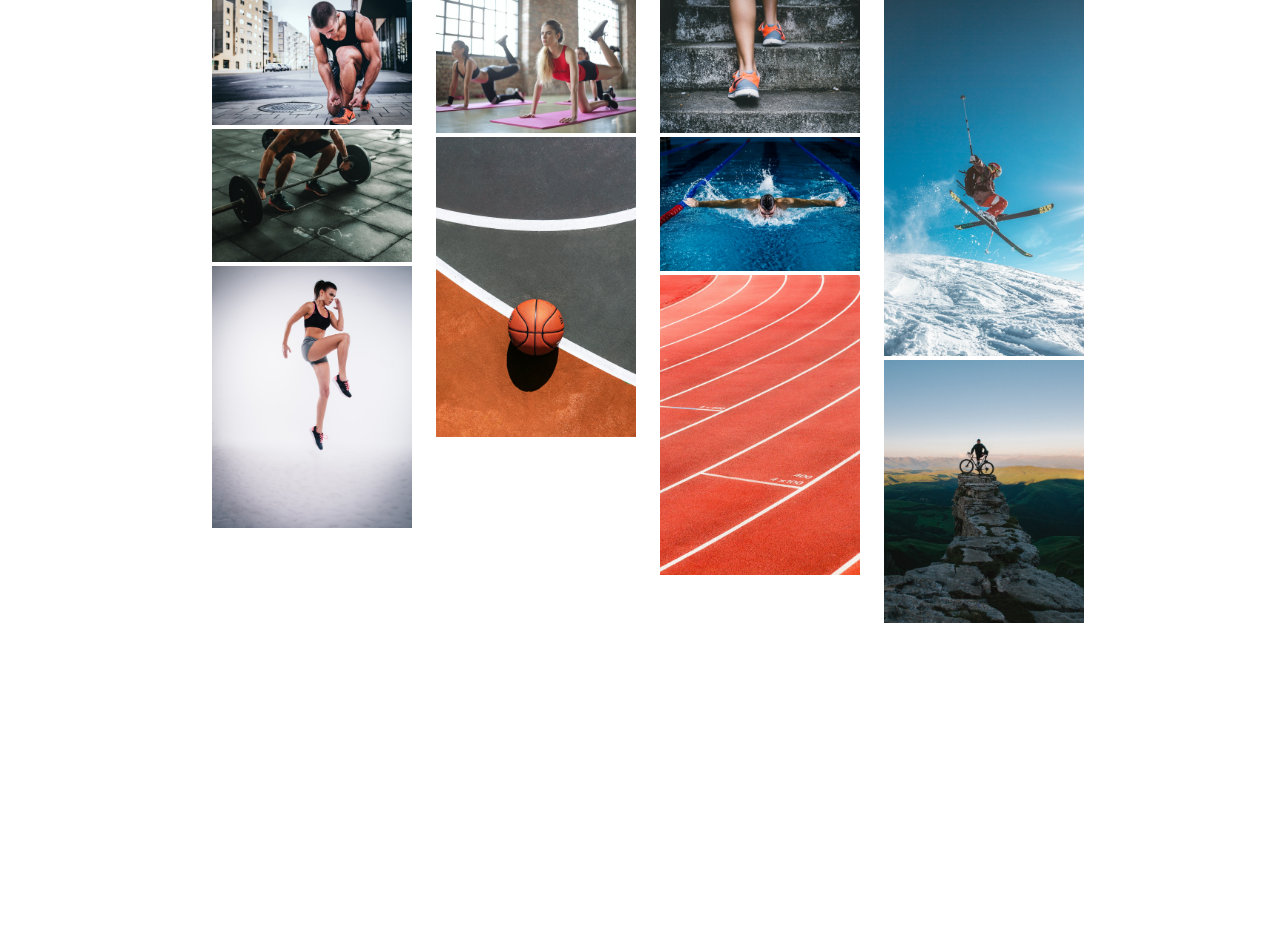
<file: ex01/src/index.html>
<!DOCTYPE html>
<html>
<head>
    <link rel="stylesheet" href="../styles/index.css">
    <title>Gallery’s page</title>
</head>
<body>
    <div class="row">
        <div class="column">
            <div class="image"><img src="../images/img1.jpg" alt="Marathon image">
                <div class="black"><h1 class="openModal">Marathon</h1></div>
            </div>        
            <div class="image"><img src="../images/img5.jpg" alt="Weight Lifting image">
                <div class="black"><h1 class="openModal">Weight Lifting</h1></div>
            </div>        
            <div class="image"><img src="../images/img8.jpg" alt="Jogging image">
                <div class="black"><h1 class="openModal">Jogging</h1></div>
            </div>
        </div>
        <div class="column">
            <div class="image"><img src="../images/img2.jpg" alt="Gymnastics image">
                <div class="black"><h1 class="openModal">Gymnastics</h1></div>
            </div>
            <div class="image"><img src="../images/img6.jpg" alt="Basketball image">
                <div class="black"><h1 class="openModal">Basketball</h1></div>
            </div>
        </div>
        <div class="column">
            <div class="image"><img src="../images/img3.jpg" alt="Climbing image">
                <div class="black"><h1 class="openModal">Climbing</h1></div>
            </div>
            <div class="image"><img src="../images/img7.jpg" alt="Swimming image">
                <div class="black"><h1 class="openModal">Swimming</h1></div>
            </div>
            <div class="image"><img src="../images/img9.jpg" alt="Running image">
                <div class="black"><h1 class="openModal">Running</h1></div>
            </div>
        </div>
        <div class="column">
            <div class="image"><img src="../images/img4.jpg" alt="Skiiing image">
                <div class="black"><h1 class="openModal">Skiing</h1></div>
            </div>        
            <div class="image"><img src="../images/img10.jpg" alt="Cycling">
                <div class="black"><h1 class="openModal"> Cycling</h1></div>
            </div>
        </div>
    </div>
    <div class="modalDiv">
        <div class="modal">
            <button class="close">Close</button>
            <iframe src="image01.html" frameborder="0" height="100%" width="100%" marginwidth="0"></iframe>
        </div>
        <div class="modal">
            <button class="close">Close</button>
            <iframe src="image05.html" frameborder="0" height="100%" width="100%" marginwidth="0"></iframe>
        </div>
        <div class="modal">
            <button class="close">Close</button>
            <iframe src="image08.html" frameborder="0" height="100%" width="100%" marginwidth="0"></iframe>
        </div>
        <div class="modal">
            <button class="close">Close</button>
            <iframe src="image02.html" frameborder="0" height="100%" width="100%" marginwidth="0"></iframe>
        </div>
        <div class="modal">
            <button class="close">Close</button>
            <iframe src="image06.html" frameborder="0" height="100%" width="100%" marginwidth="0"></iframe>
        </div>
        <div class="modal">
            <button class="close">Close</button>
            <iframe src="image03.html" frameborder="0" height="100%" width="100%" marginwidth="0"></iframe>
        </div>
        <div class="modal">
            <button class="close">Close</button>
            <iframe src="image07.html" frameborder="0" height="100%" width="100%" marginwidth="0"></iframe>
        </div>
        <div class="modal">
            <button class="close">Close</button>
            <iframe src="image09.html" frameborder="0" height="100%" width="100%" marginwidth="0"></iframe>
        </div>
        <div class="modal">
            <button class="close">Close</button>
            <iframe src="image04.html" frameborder="0" height="100%" width="100%" marginwidth="0"></iframe>
        </div>
        <div class="modal">
            <button class="close">Close</button>
            <iframe src="image10.html" frameborder="0" height="100%" width="100%" marginwidth="0"></iframe>
        </div>
    </div>
     
<script type='text/javascript' src='../scripts/index.js'></script>
</body>
</html>
</file>
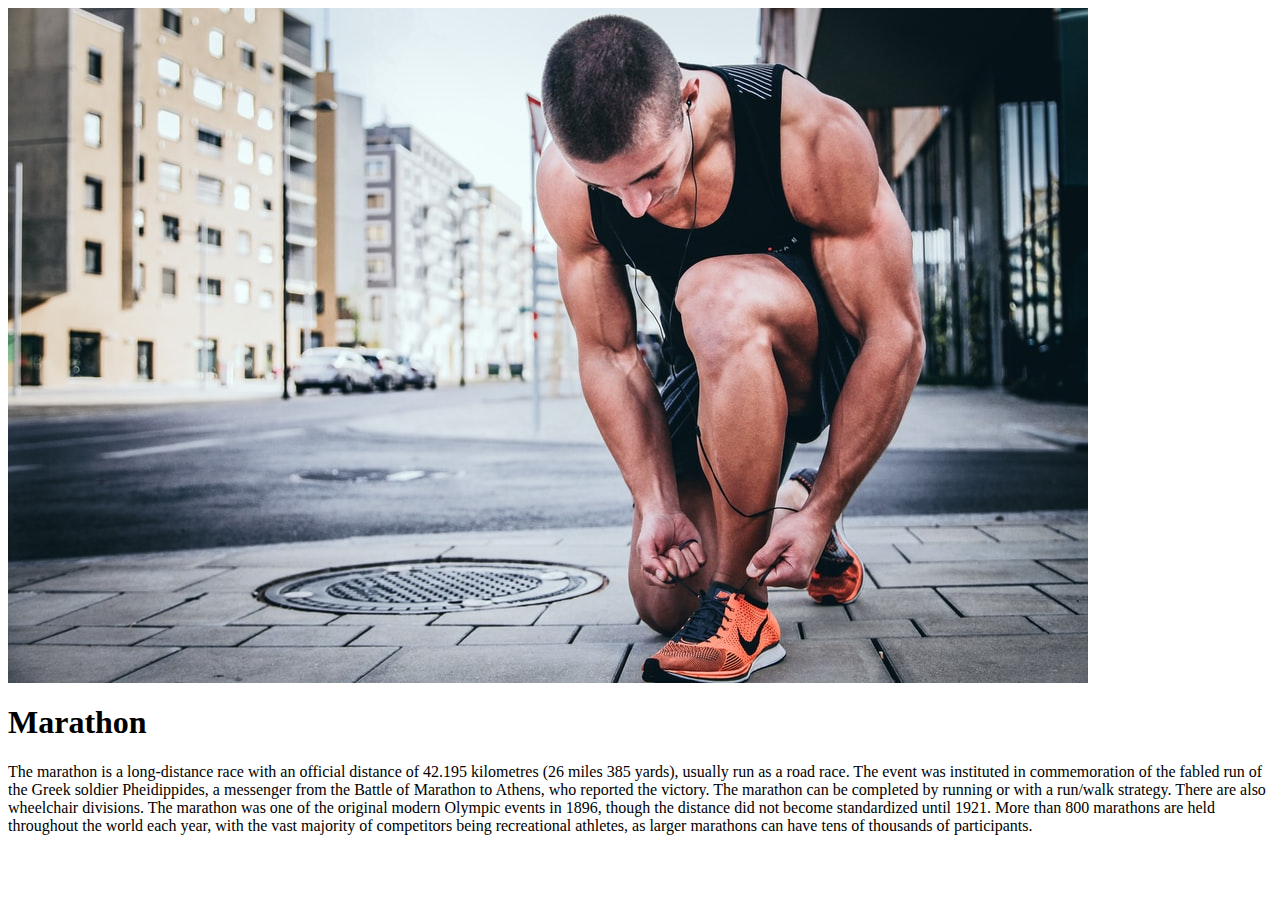
<file: ex01/src/image01.html>
<html>
    <head>
    </head>
    <body>
        <img src="../images/img1.jpg"/>
        <h1>Marathon</h1>
        <p>
            The marathon is a long-distance race with an official distance of 42.195 kilometres (26 miles 385 yards), 
            usually run as a road race. The event was instituted in commemoration of the fabled run of the Greek soldier 
            Pheidippides, a messenger from the Battle of Marathon to Athens, who reported the victory. The marathon can 
            be completed by running or with a run/walk strategy. There are also wheelchair divisions.
            
            The marathon was one of the original modern Olympic events in 1896, though the distance did not become 
            standardized until 1921. More than 800 marathons are held throughout the world each year, with the vast 
            majority of competitors being recreational athletes, as larger marathons can have tens of thousands of 
            participants.
        </p>
    </body>
</html>
</file>
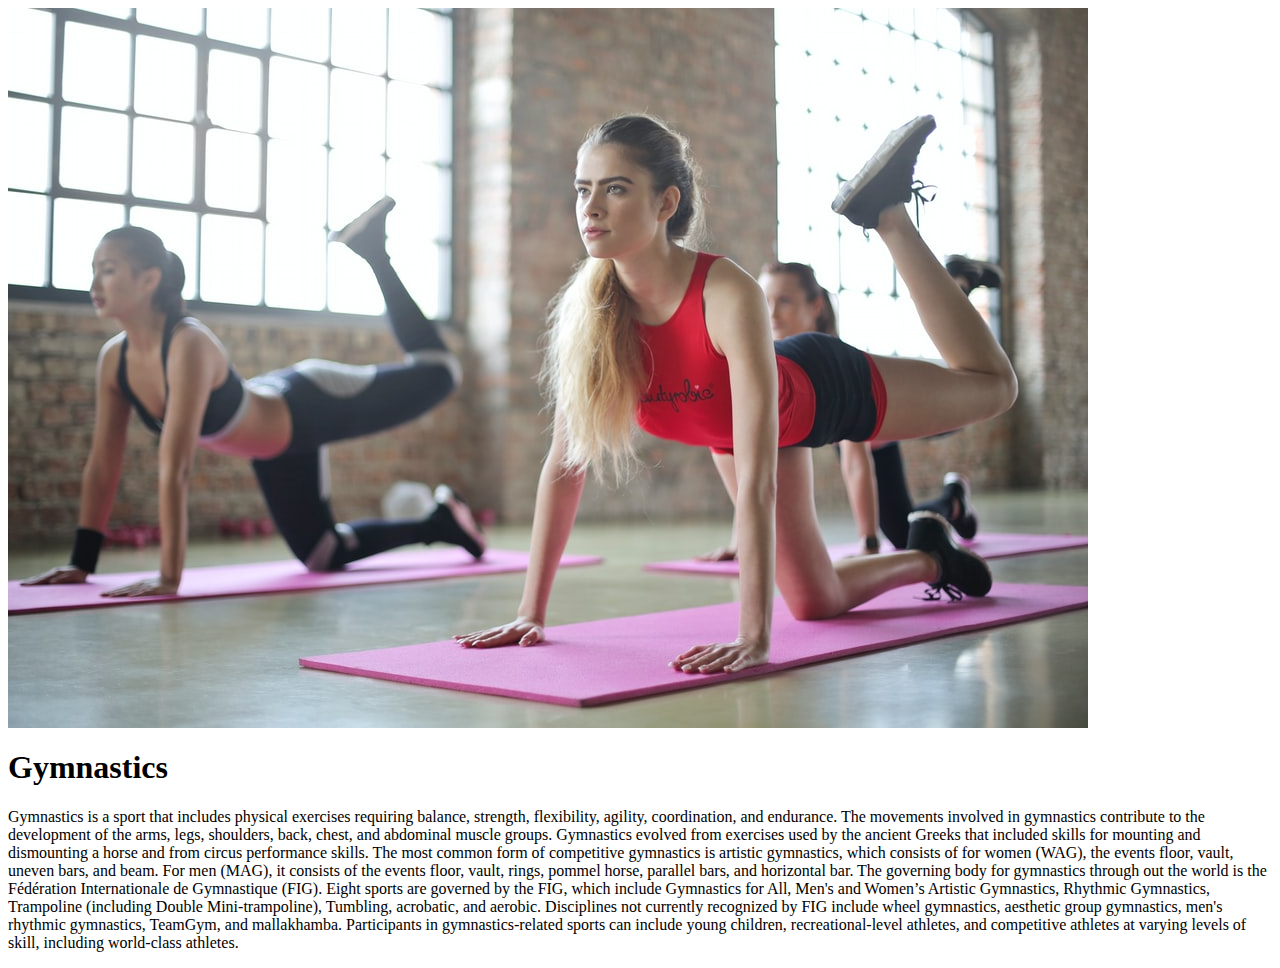
<file: ex01/src/image02.html>
<html>
    <head>
    </head>
    <body>
        <img src="../images/img2.jpg"/>
        <h1>Gymnastics</h1>
        <p>
            Gymnastics is a sport that includes physical exercises requiring balance, strength, flexibility, agility, 
            coordination, and endurance. The movements involved in gymnastics contribute to the development of the arms, 
            legs, shoulders, back, chest, and abdominal muscle groups. Gymnastics evolved from exercises used by the 
            ancient Greeks that included skills for mounting and dismounting a horse and from circus performance skills.

            The most common form of competitive gymnastics is artistic gymnastics, which consists of for women (WAG), 
            the events floor, vault, uneven bars, and beam. For men (MAG), it consists of the events floor, vault, 
            rings, pommel horse, parallel bars, and horizontal bar. The governing body for gymnastics through out the 
            world is the Fédération Internationale de Gymnastique (FIG). Eight sports are governed by the FIG, which 
            include Gymnastics for All, Men's and Women’s Artistic Gymnastics, Rhythmic Gymnastics, Trampoline 
            (including Double Mini-trampoline), Tumbling, acrobatic, and aerobic. Disciplines not currently recognized 
            by FIG include wheel gymnastics, aesthetic group gymnastics, men's rhythmic gymnastics, TeamGym, and 
            mallakhamba.

            Participants in gymnastics-related sports can include young children, recreational-level athletes, and 
            competitive athletes at varying levels of skill, including world-class athletes.
        </p>
    </body>
</html>
</file>
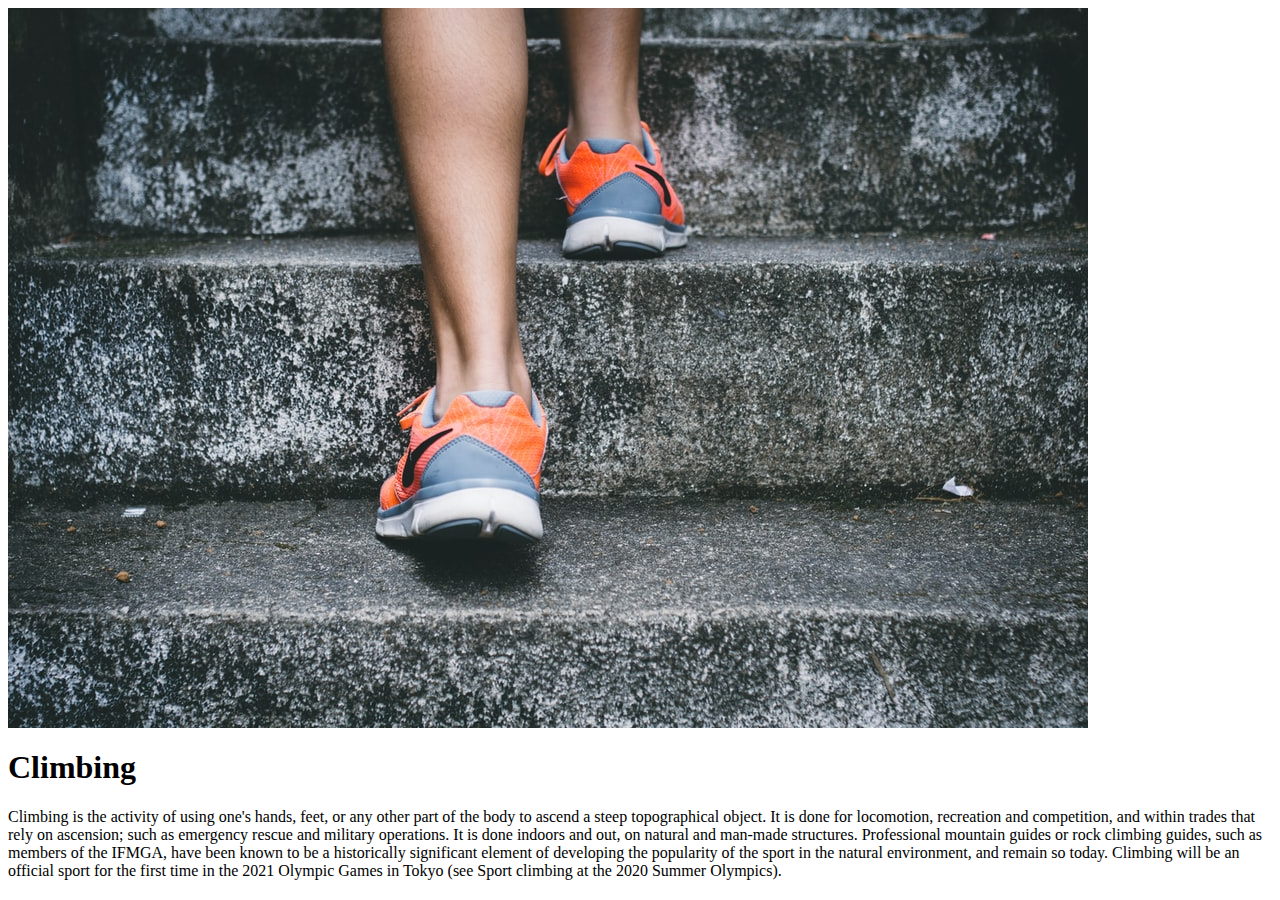
<file: ex01/src/image03.html>
<html>
    <head>
    </head>
    <body>
        <img src="../images/img3.jpg"/>
        <h1>Climbing</h1>
        <p>
            Climbing is the activity of using one's hands, feet, or any other part of the body to ascend a steep 
            topographical object. It is done for locomotion, recreation and competition, and within trades that 
            rely on ascension; such as emergency rescue and military operations. It is done indoors and out, on 
            natural and man-made structures.

            Professional mountain guides or rock climbing guides, such as members of the IFMGA, have been known 
            to be a historically significant element of developing the popularity of the sport in the natural 
            environment, and remain so today.

            Climbing will be an official sport for the first time in the 2021 Olympic Games in Tokyo (see Sport 
            climbing at the 2020 Summer Olympics).
        </p>
    </body>
</html>
</file>
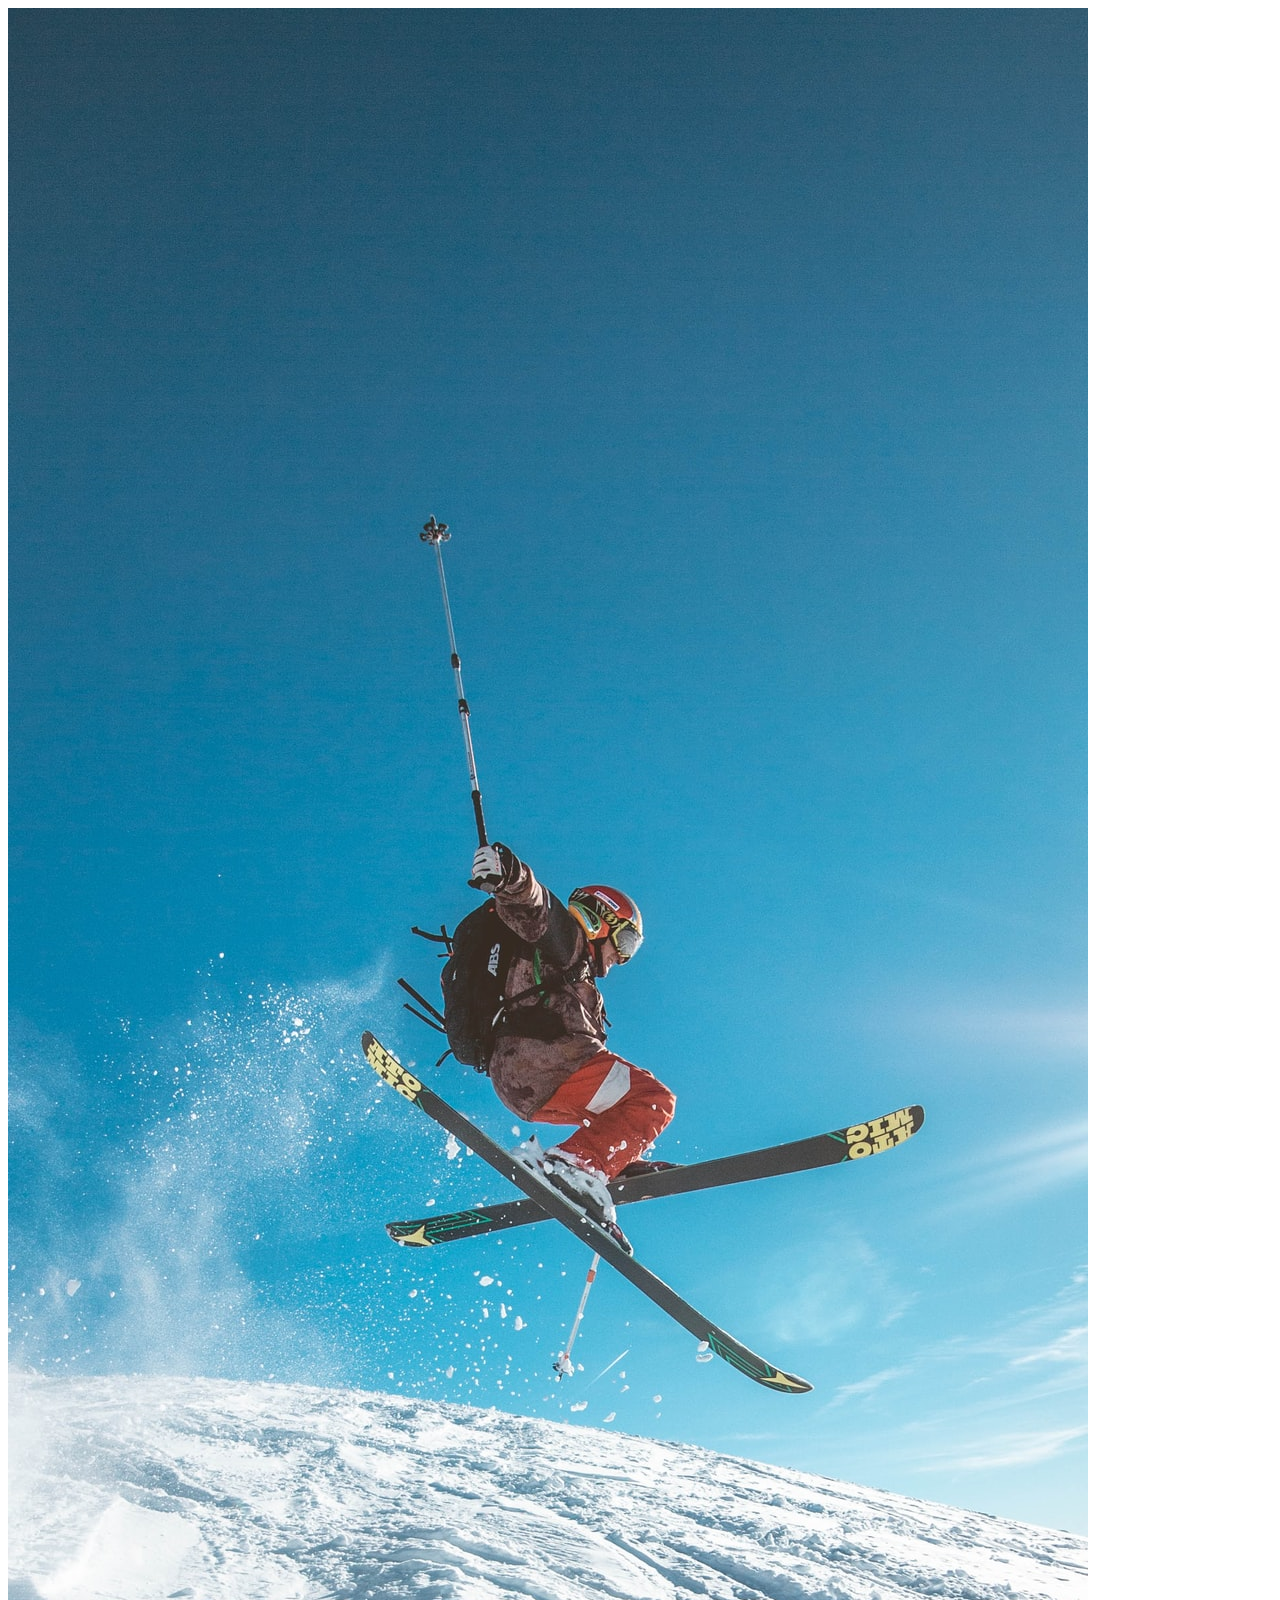
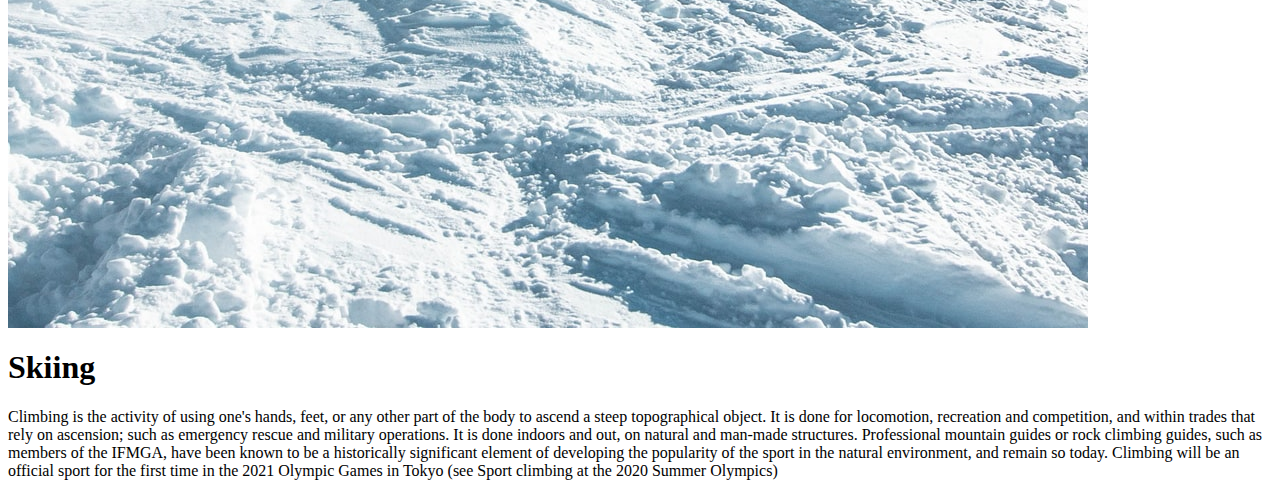
<file: ex01/src/image04.html>
<html>
    <head>
    </head>
    <body>
        <img src="../images/img4.jpg"/>
        <h1>Skiing</h1>
        <p>
            Climbing is the activity of using one's hands, feet, or any other part of the body to ascend a steep 
            topographical object. It is done for locomotion, recreation and competition, and within trades that 
            rely on ascension; such as emergency rescue and military operations. It is done indoors and out, on 
            natural and man-made structures.

            Professional mountain guides or rock climbing guides, such as members of the IFMGA, have been known 
            to be a historically significant element of developing the popularity of the sport in the natural 
            environment, and remain so today.

            Climbing will be an official sport for the first time in the 2021 Olympic Games in Tokyo (see Sport 
            climbing at the 2020 Summer Olympics)
        </p>
    </body>
</html>
</file>
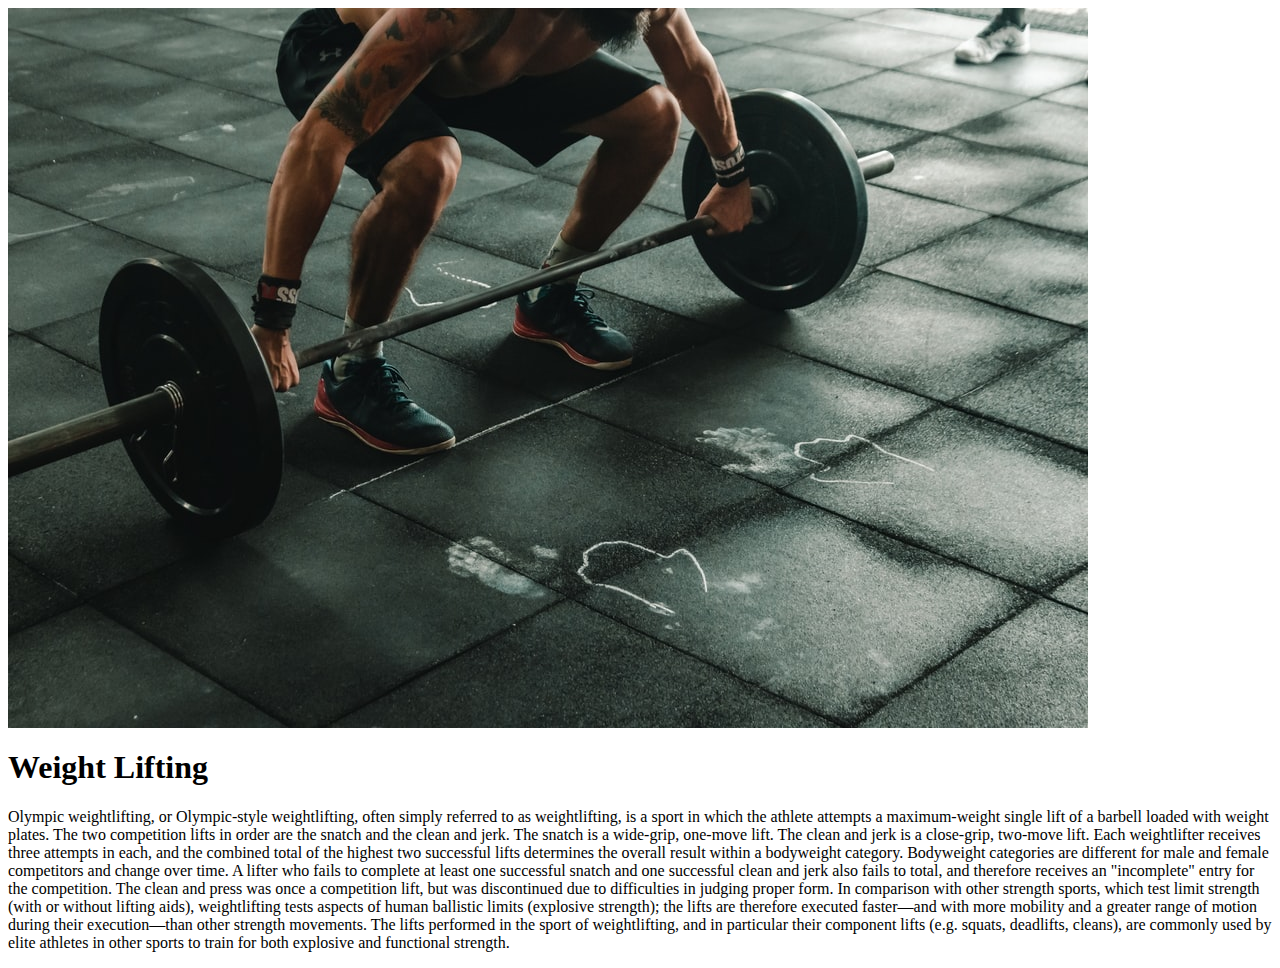
<file: ex01/src/image05.html>
<html>
    <head>
    </head>
    <body>
        <img src="../images/img5.jpg"/>
        <h1>Weight Lifting</h1>
        <p>
            Olympic weightlifting, or Olympic-style weightlifting, often simply referred to as weightlifting, is a 
            sport in which the athlete attempts a maximum-weight single lift of a barbell loaded with weight plates.

            The two competition lifts in order are the snatch and the clean and jerk. The snatch is a wide-grip, 
            one-move lift. The clean and jerk is a close-grip, two-move lift. Each weightlifter receives three 
            attempts in each, and the combined total of the highest two successful lifts determines the overall 
            result within a bodyweight category. Bodyweight categories are different for male and female competitors 
            and change over time. A lifter who fails to complete at least one successful snatch and one successful 
            clean and jerk also fails to total, and therefore receives an "incomplete" entry for the competition. 
            The clean and press was once a competition lift, but was discontinued due to difficulties in judging 
            proper form.

            In comparison with other strength sports, which test limit strength (with or without lifting aids), 
            weightlifting tests aspects of human ballistic limits (explosive strength); the lifts are therefore 
            executed faster—and with more mobility and a greater range of motion during their execution—than other 
            strength movements.

            The lifts performed in the sport of weightlifting, and in particular their component lifts (e.g. squats, 
            deadlifts, cleans), are commonly used by elite athletes in other sports to train for both explosive and 
            functional strength.
        </p>
    </body>
</html>
</file>
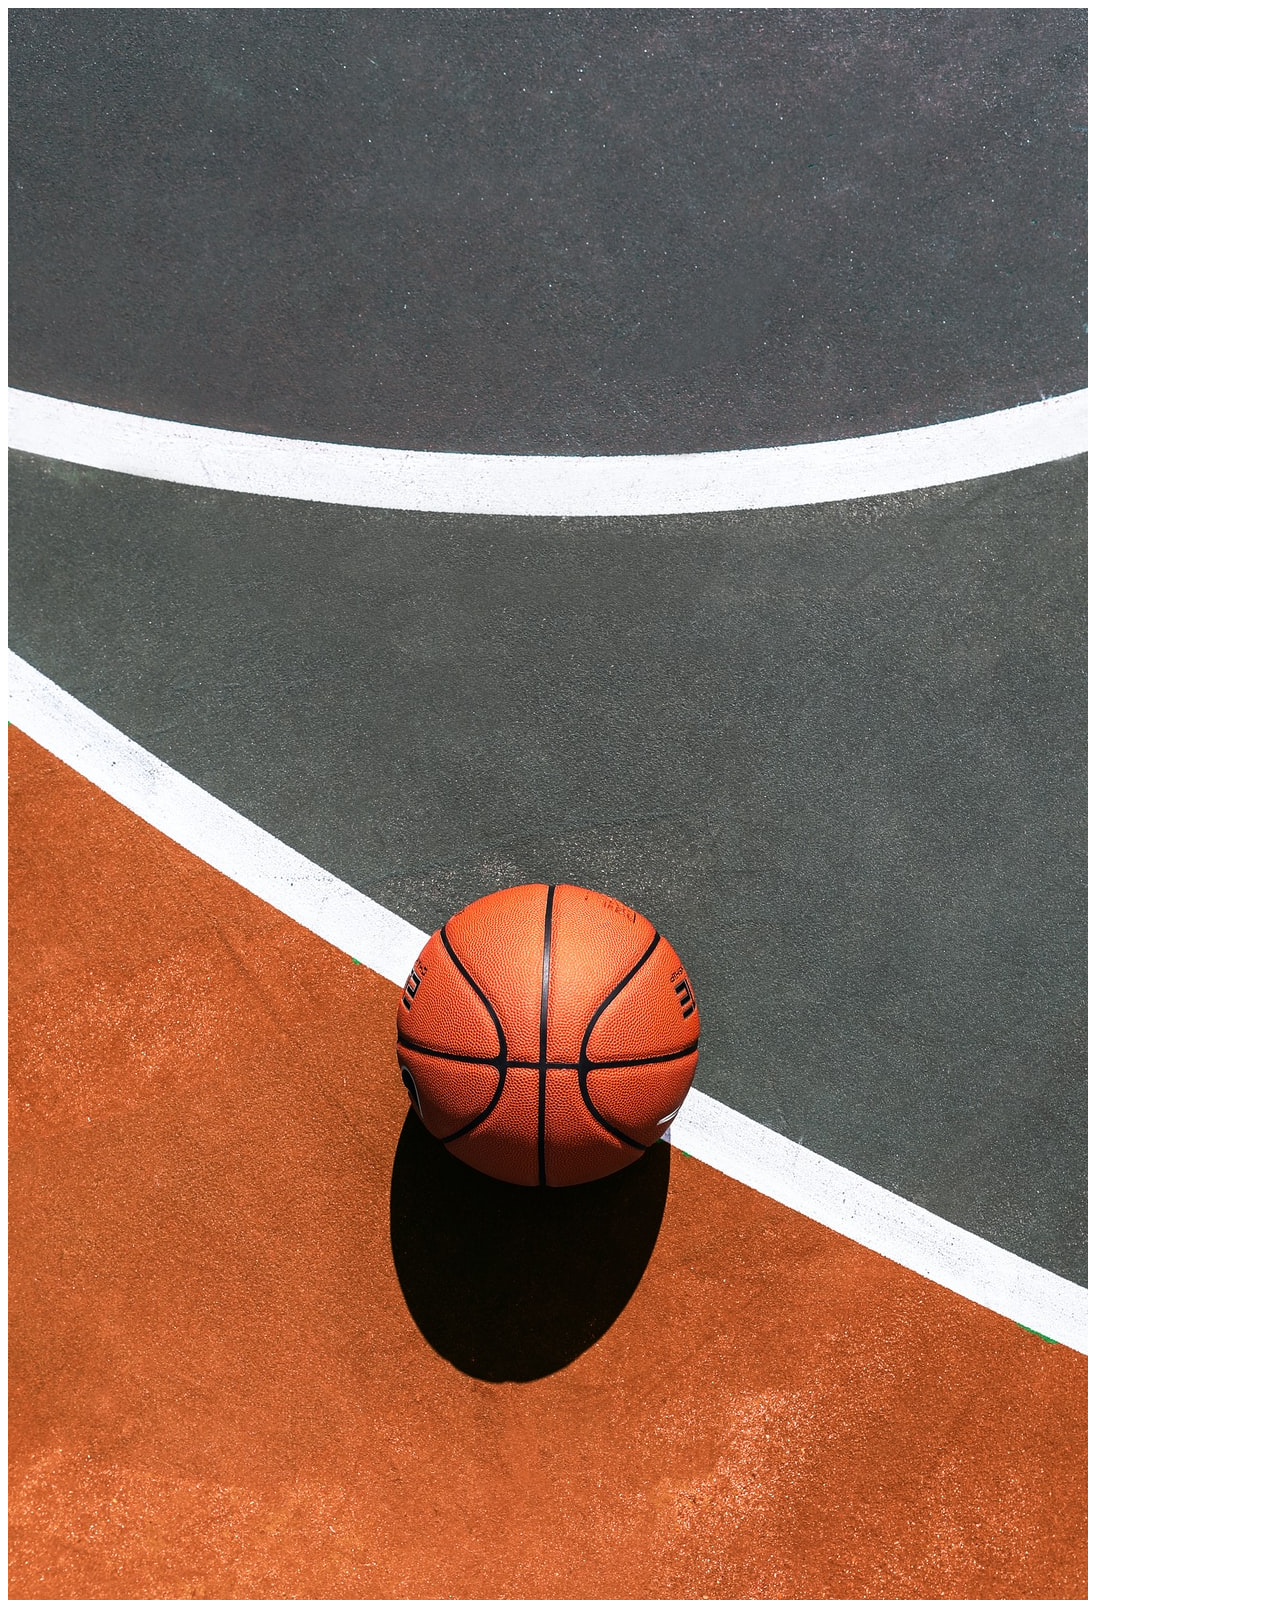
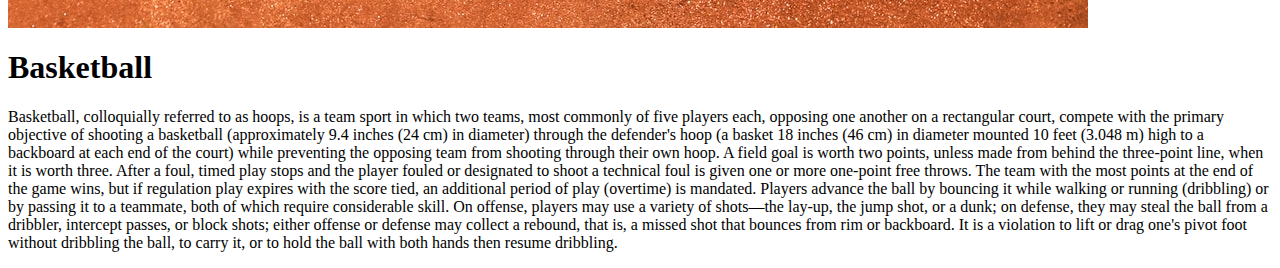
<file: ex01/src/image06.html>
<html>
    <head>
    </head>
    <body>
        <img src="../images/img6.jpg"/>
        <h1>Basketball</h1>
        <p>
            Basketball, colloquially referred to as hoops, is a team sport in which two teams, most commonly of 
            five players each, opposing one another on a rectangular court, compete with the primary objective 
            of shooting a basketball (approximately 9.4 inches (24 cm) in diameter) through the defender's hoop 
            (a basket 18 inches (46 cm) in diameter mounted 10 feet (3.048 m) high to a backboard at each end of 
            the court) while preventing the opposing team from shooting through their own hoop. A field goal is 
            worth two points, unless made from behind the three-point line, when it is worth three. After a foul, 
            timed play stops and the player fouled or designated to shoot a technical foul is given one or more 
            one-point free throws. The team with the most points at the end of the game wins, but if regulation 
            play expires with the score tied, an additional period of play (overtime) is mandated.

            Players advance the ball by bouncing it while walking or running (dribbling) or by passing it to a 
            teammate, both of which require considerable skill. On offense, players may use a variety of shots—the 
            lay-up, the jump shot, or a dunk; on defense, they may steal the ball from a dribbler, intercept passes, 
            or block shots; either offense or defense may collect a rebound, that is, a missed shot that bounces 
            from rim or backboard. It is a violation to lift or drag one's pivot foot without dribbling the ball, 
            to carry it, or to hold the ball with both hands then resume dribbling.
        </p>
    </body>
</html>
</file>
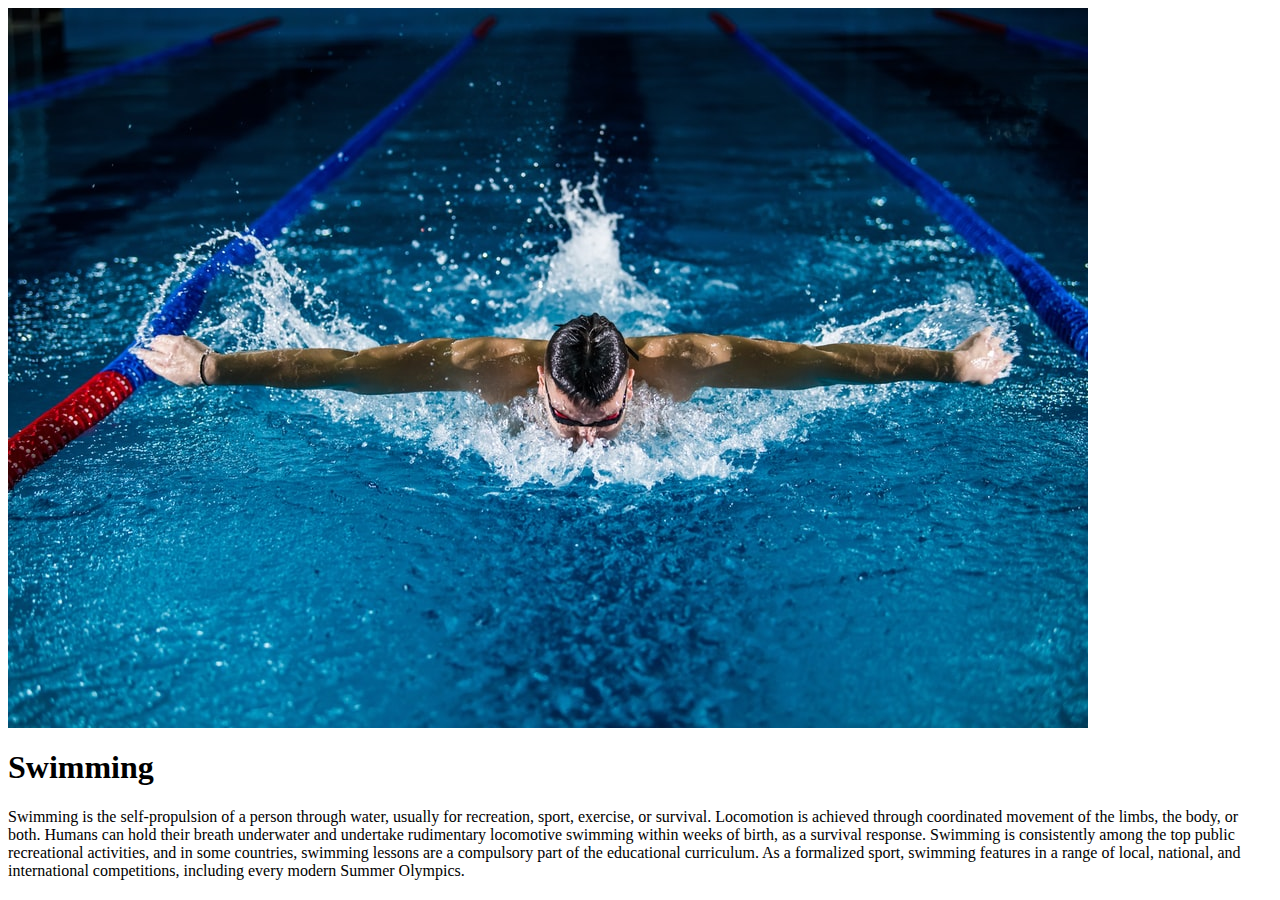
<file: ex01/src/image07.html>
<html>
    <head>
    </head>
    <body>
        <img src="../images/img7.jpg"/>
        <h1>Swimming</h1>
        <p>
            Swimming is the self-propulsion of a person through water, usually for recreation, sport, exercise, 
            or survival. Locomotion is achieved through coordinated movement of the limbs, the body, or both. 
            Humans can hold their breath underwater and undertake rudimentary locomotive swimming within weeks 
            of birth, as a survival response.

            Swimming is consistently among the top public recreational activities, and in some countries, 
            swimming lessons are a compulsory part of the educational curriculum. As a formalized sport, 
            swimming features in a range of local, national, and international competitions, including every 
            modern Summer Olympics.
        </p>
    </body>
</html>
</file>
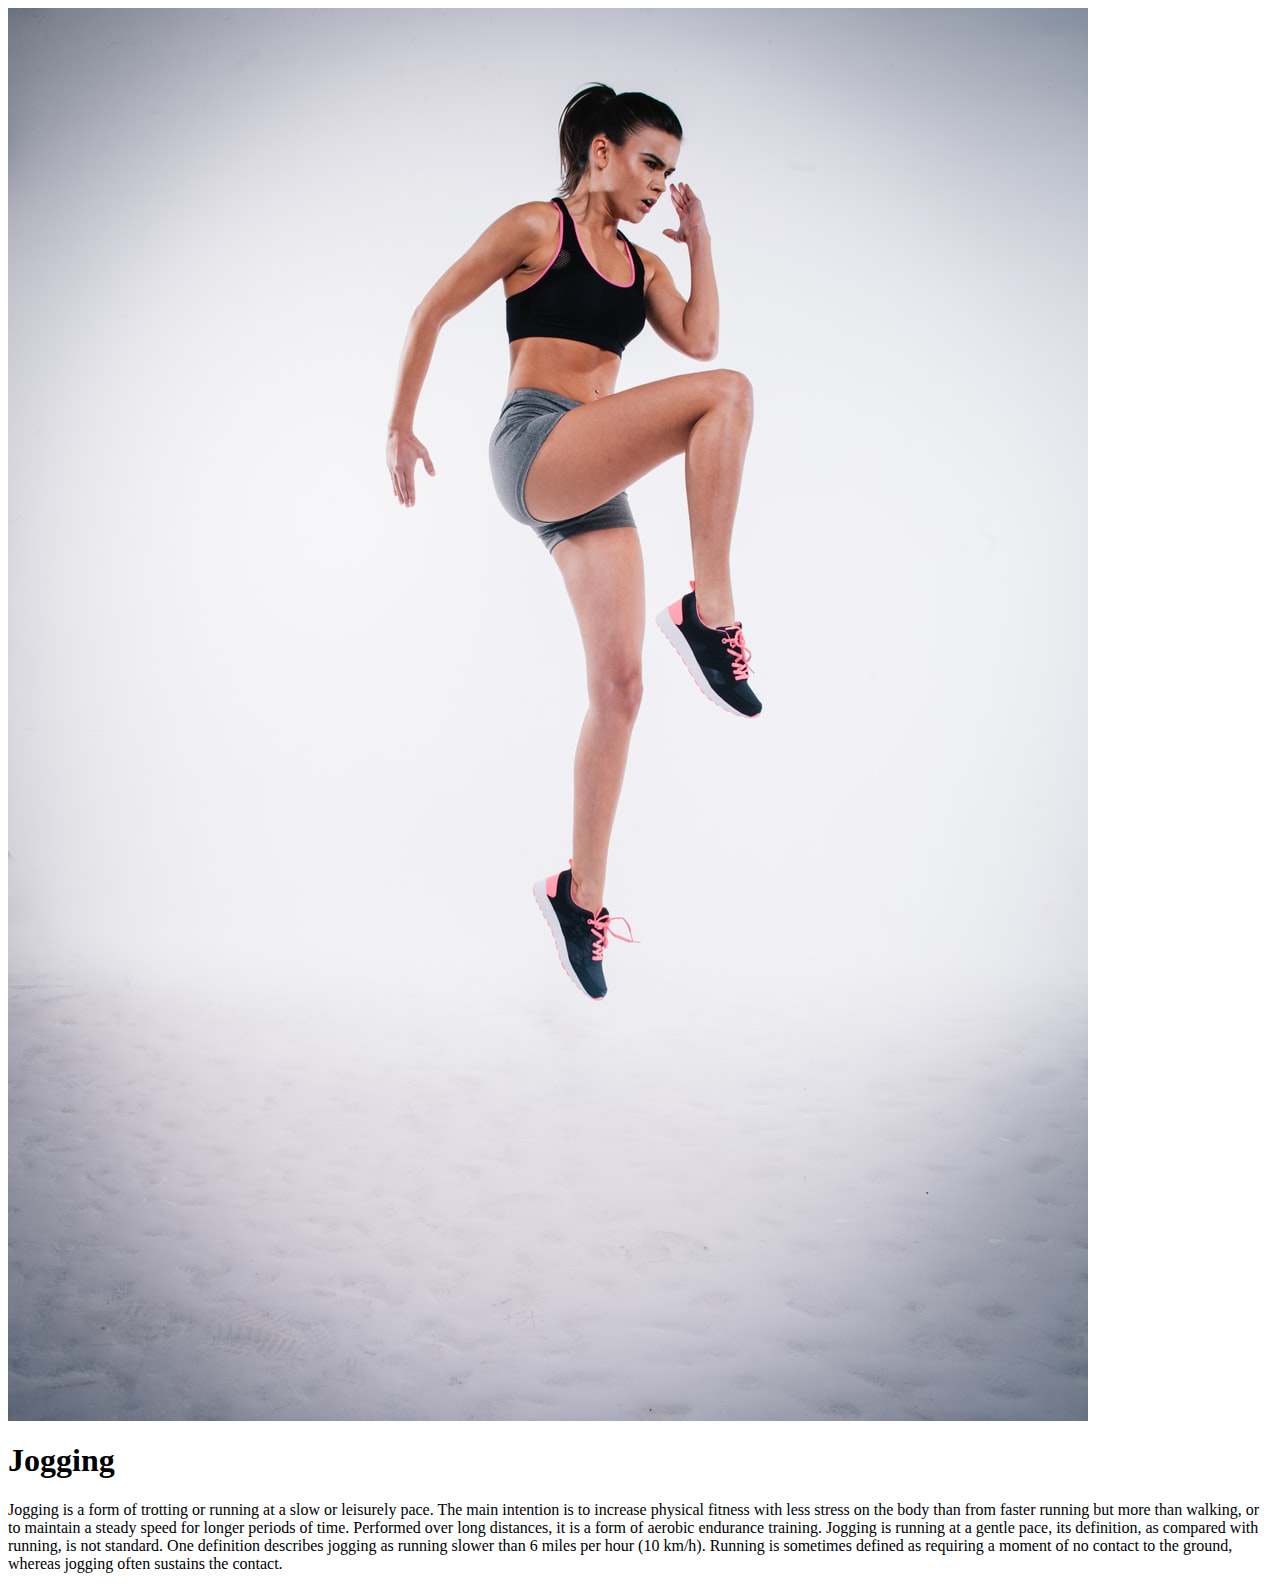
<file: ex01/src/image08.html>
<html>
    <head>
    </head>
    <body>
        <img src="../images/img8.jpg"/>
        <h1>Jogging</h1>
        <p>
            Jogging is a form of trotting or running at a slow or leisurely pace. The main intention is to 
            increase physical fitness with less stress on the body than from faster running but more than 
            walking, or to maintain a steady speed for longer periods of time. Performed over long distances, 
            it is a form of aerobic endurance training.

            Jogging is running at a gentle pace, its definition, as compared with running, is not standard. 
            One definition describes jogging as running slower than 6 miles per hour (10 km/h). Running is 
            sometimes defined as requiring a moment of no contact to the ground, whereas jogging often sustains 
            the contact.
        </p>
    </body>
</html>
</file>
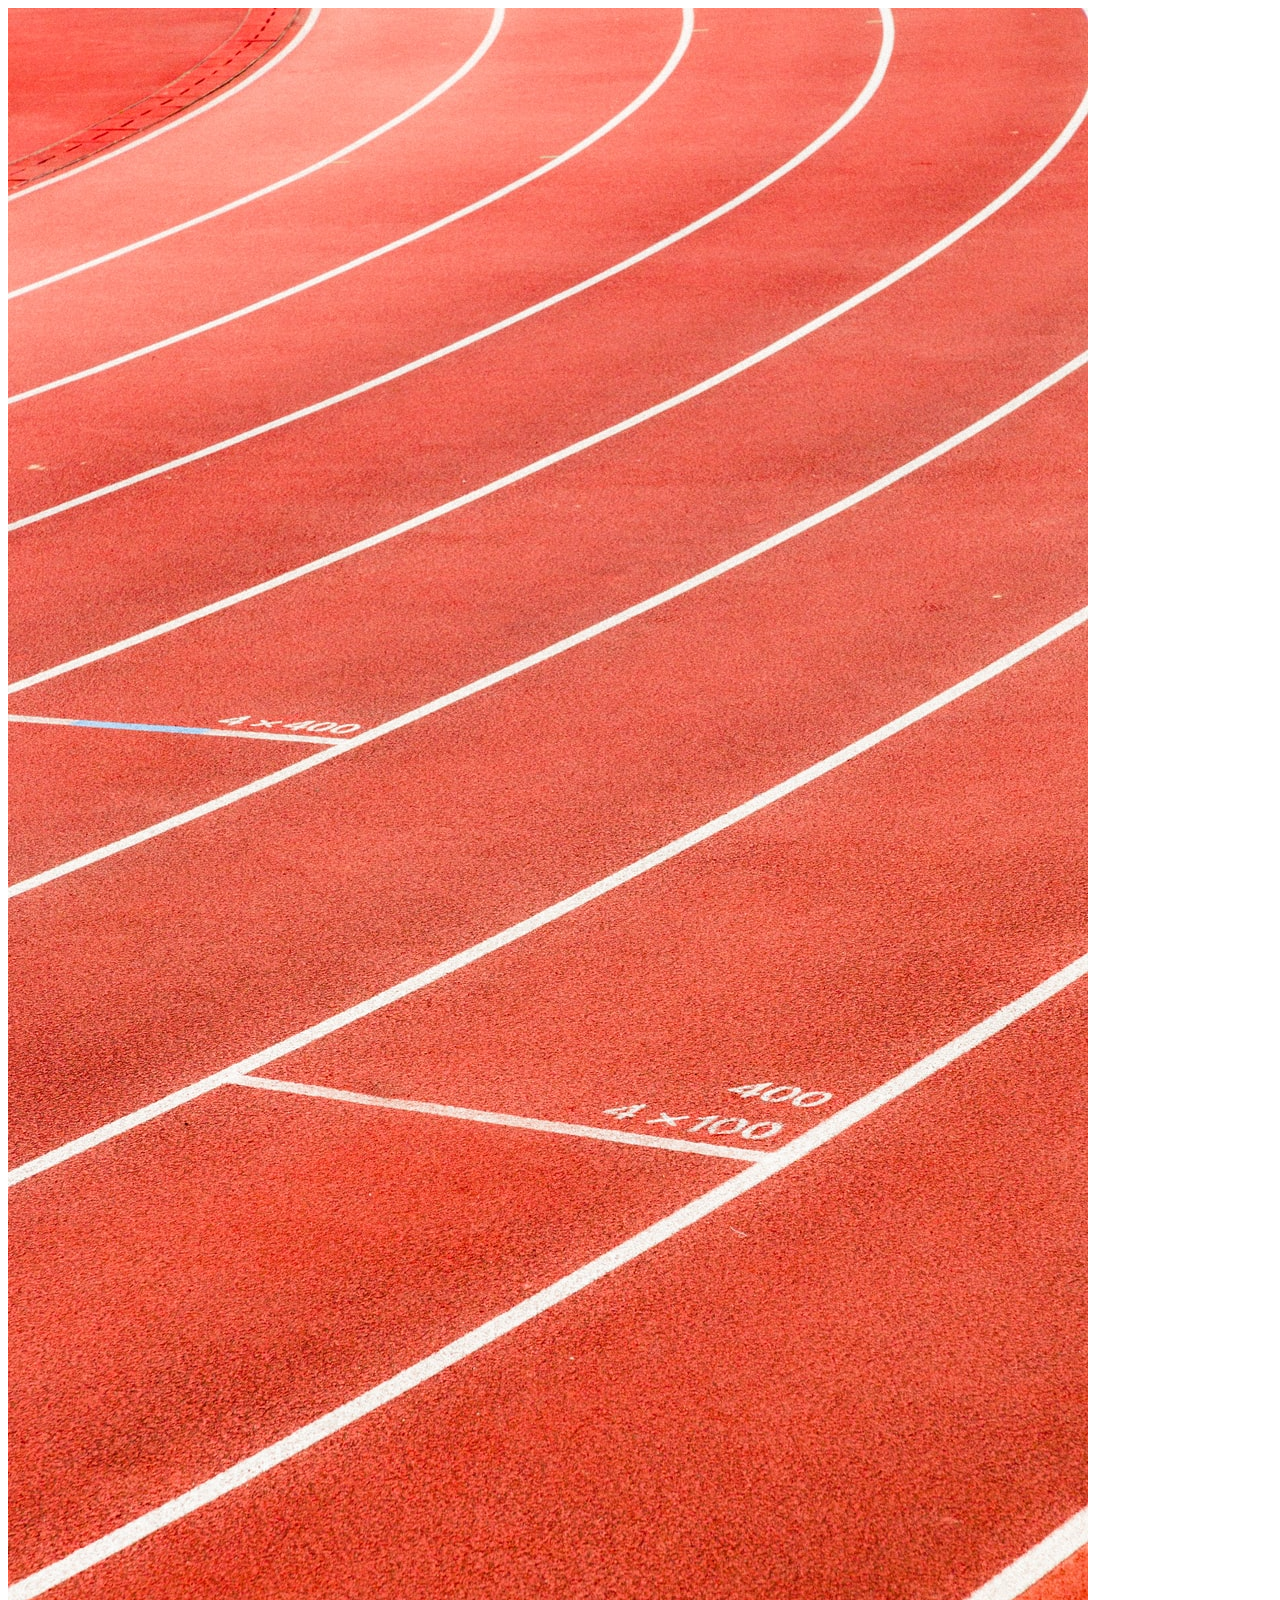
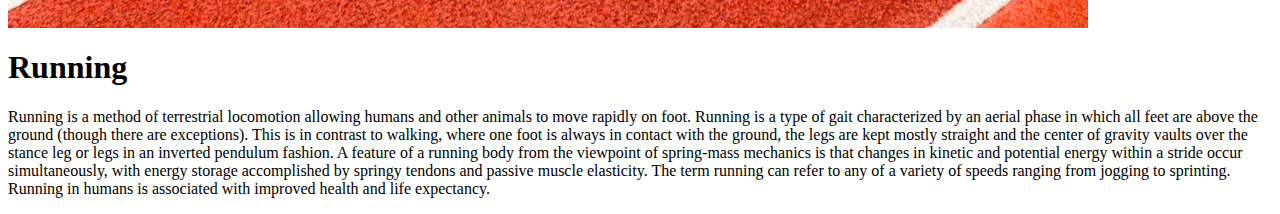
<file: ex01/src/image09.html>
<html>
    <head>
    </head>
    <body>
        <img src="../images/img9.jpg"/>
        <h1>Running</h1>
        <p>
            Running is a method of terrestrial locomotion allowing humans and other animals to move rapidly on foot. 
            Running is a type of gait characterized by an aerial phase in which all feet are above the ground 
            (though there are exceptions). This is in contrast to walking, where one foot is always in contact with 
            the ground, the legs are kept mostly straight and the center of gravity vaults over the stance leg or 
            legs in an inverted pendulum fashion. A feature of a running body from the viewpoint of spring-mass 
            mechanics is that changes in kinetic and potential energy within a stride occur simultaneously, with 
            energy storage accomplished by springy tendons and passive muscle elasticity. The term running can refer 
            to any of a variety of speeds ranging from jogging to sprinting.

            Running in humans is associated with improved health and life expectancy.
        </p>
    </body>
</html>
</file>
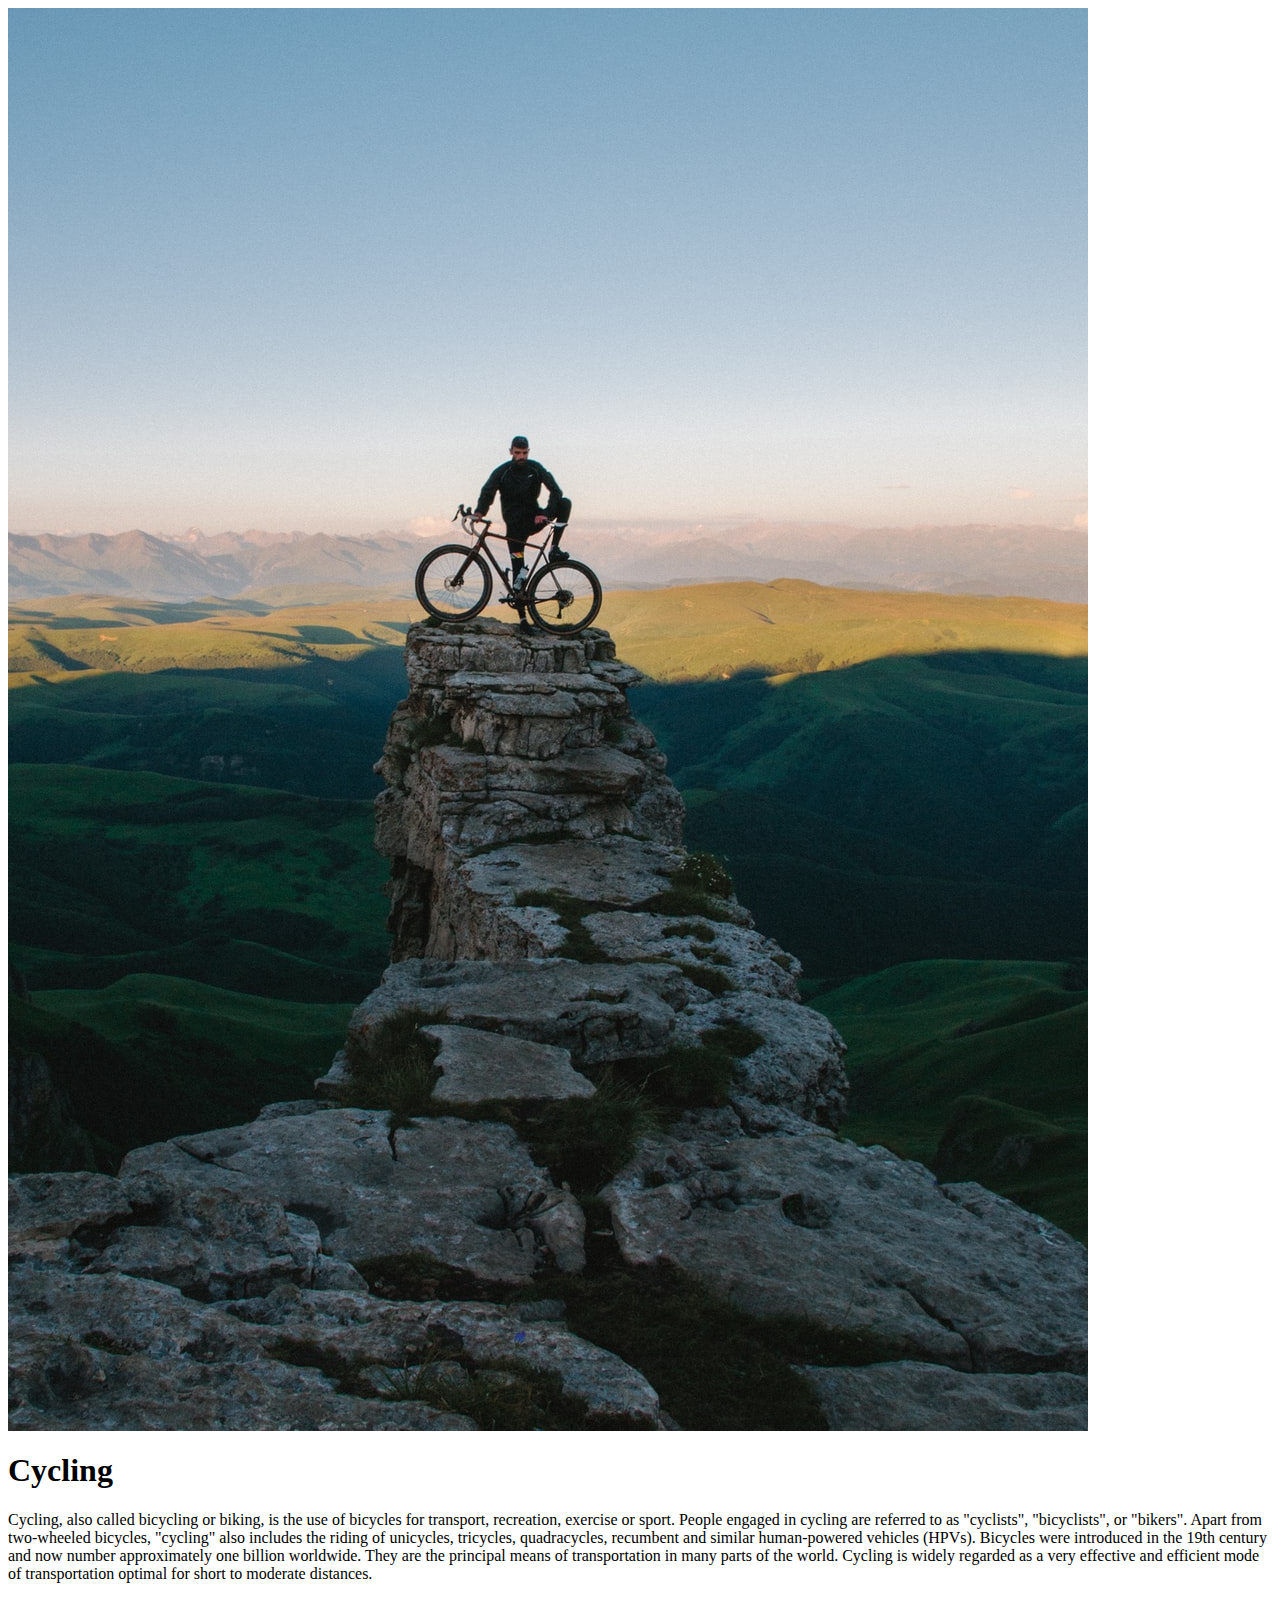
<file: ex01/src/image10.html>
<html>
    <head>
    </head>
    <body>
        <img src="../images/img10.jpg"/>
        <h1>Cycling</h1>
        <p>
            Cycling, also called bicycling or biking, is the use of bicycles for transport, recreation, 
            exercise or sport. People engaged in cycling are referred to as "cyclists", "bicyclists", or 
            "bikers". Apart from two-wheeled bicycles, "cycling" also includes the riding of unicycles, 
            tricycles, quadracycles, recumbent and similar human-powered vehicles (HPVs).

            Bicycles were introduced in the 19th century and now number approximately one billion worldwide. 
            They are the principal means of transportation in many parts of the world.

            Cycling is widely regarded as a very effective and efficient mode of transportation optimal for 
            short to moderate distances.
        </p>
    </body>
</html>
</file>
<file: ex01/styles/index.css>
body {
    max-width: max-content;
    margin: auto;
}
  
.row {
    width: 880px;
    margin: 0 auto;
    text-align: center;
    display: flex;
}
  
.column {
    display: flex;
    flex-direction: column;
    margin: 0 12px 0 12px;
}
  
.row .image { 
    position: relative;  
    float: left; 
}
  
img {
    width: 200px;
}
  
.black {
    width: 200px;
    background: black;
    opacity: 0.5;
    position: absolute;
    left: 0;
    top: 0;
    bottom: 0;
    right: 0;
    visibility: hidden;
    text-align: center;
}

.image:hover .black {
    visibility: visible;     
}
  
.black h1 {
    color: white;
    position: absolute;
    bottom: 0;
    width: 100%;
}
  
.modal {
   height: 100%;
   width: 100%;
   position: absolute;
   top: 0;
   background: white;
   visibility: hidden;
   max-width: 1080px;
}
  
.modalDiv {
  height: auto;
  margin: 0 auto;
}
  
.close {
  width: 100px;
  height: 40px;
  color: white;
  background: black;
  border-radius: 25%;
}
  
.on {
  visibility: visible;
}
  
.off {
  visibility: hidden;
}
  
iframe { 
    display: block;
}
  
.content h1, p {
  text-align: center;
  font-size: smaller;
  font-weight:lighter;
}
</file>
